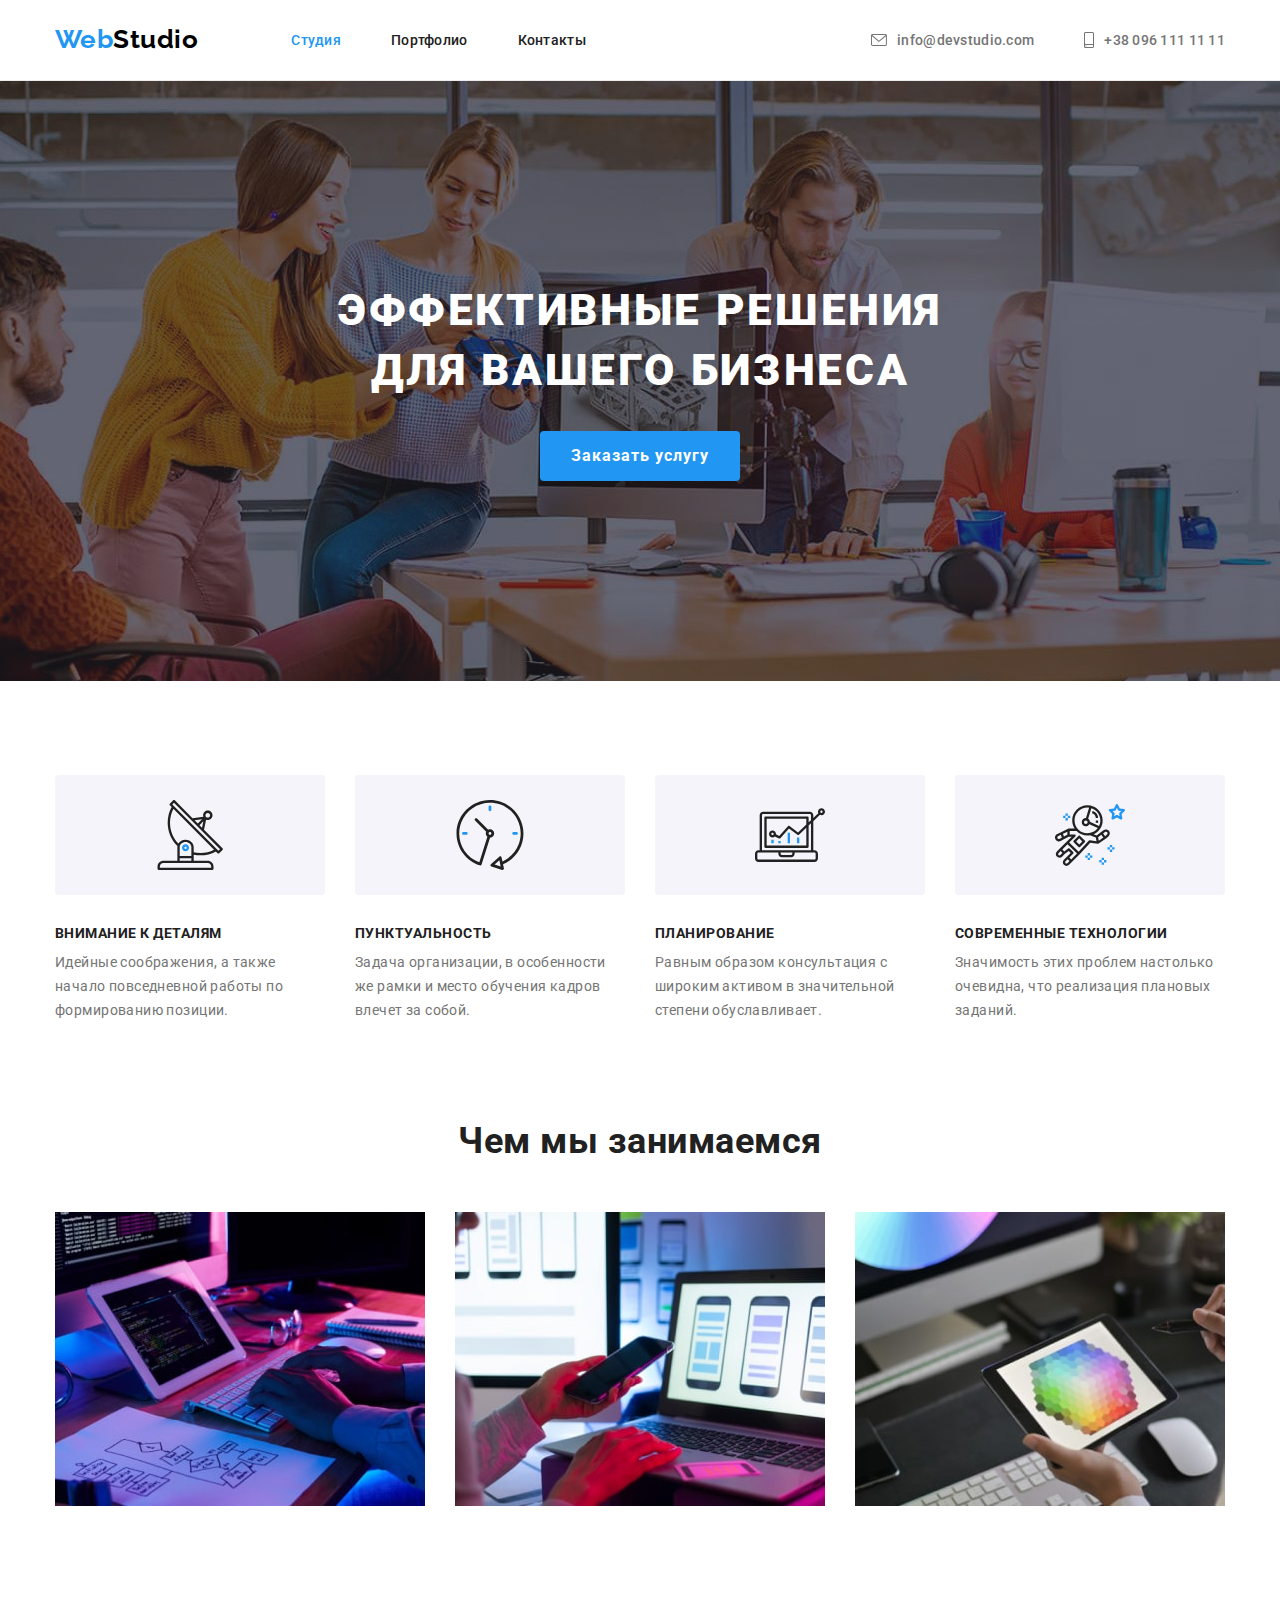
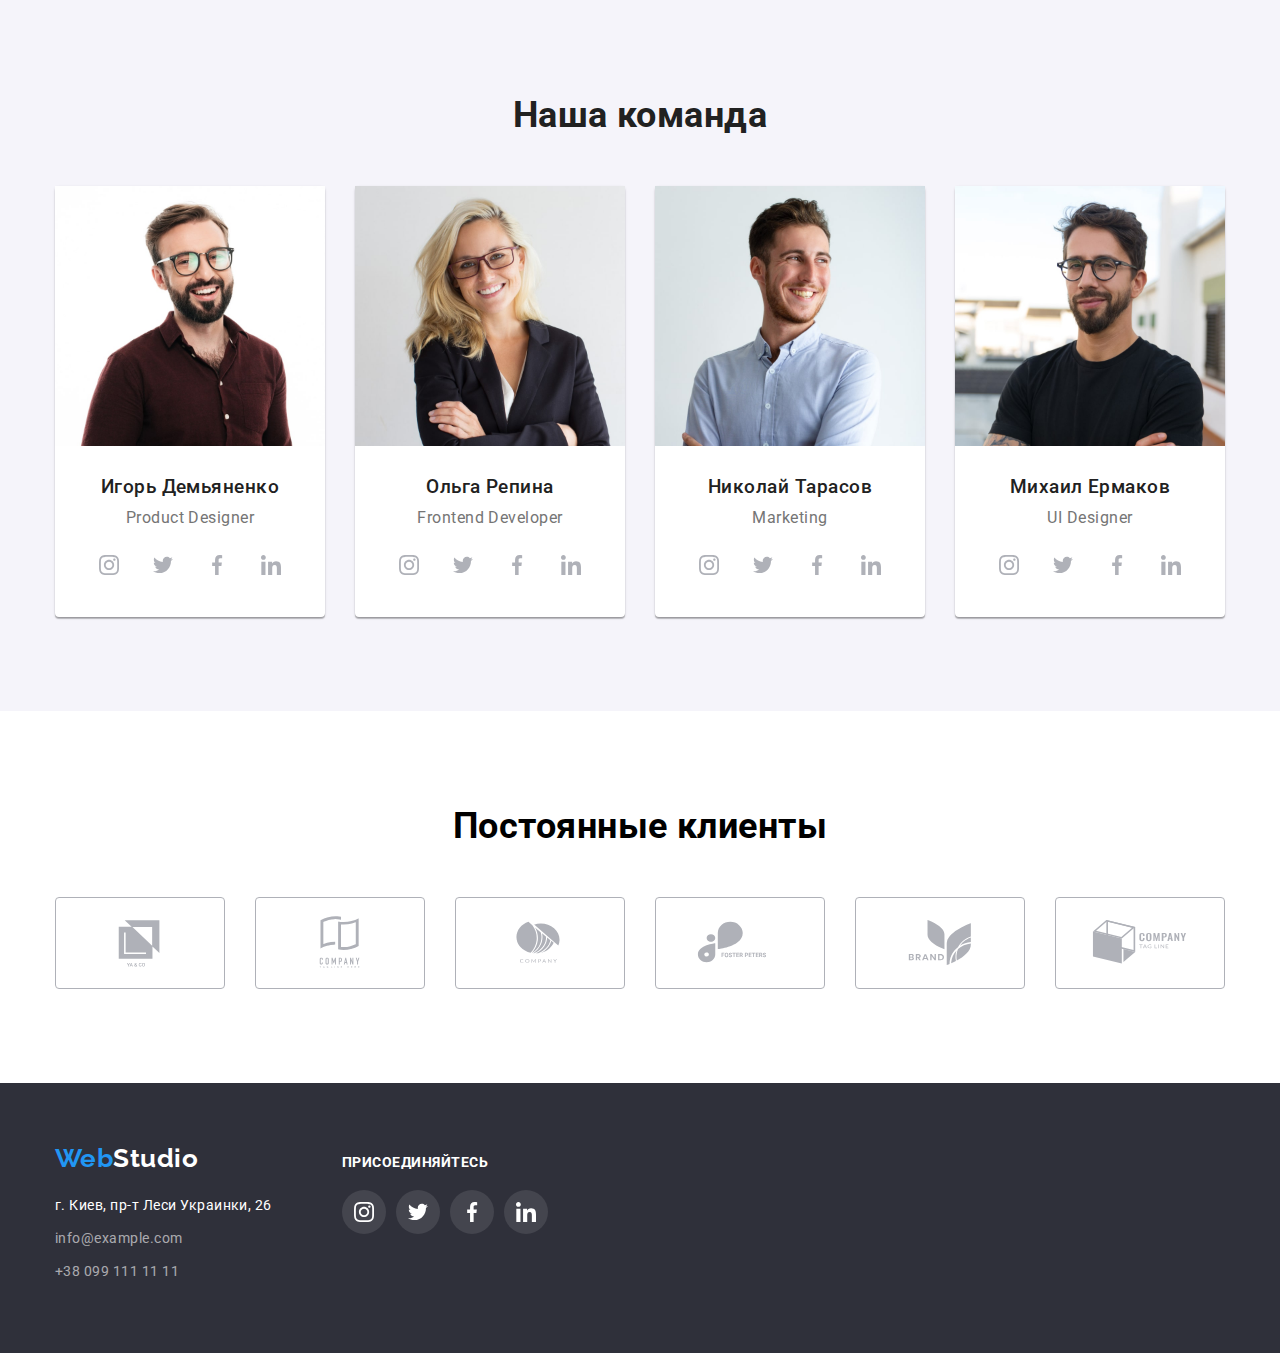
<file: index.html>
<!DOCTYPE html>
<html lang="ru">

<head>
    <meta charset="UTF-8">
    <meta http-equiv="X-UA-Compatible" content="IE=edge">
    <meta name="viewport" content="width=device-width, initial-scale=1.0">
    <title>WebStudio</title>
    <link rel="preconnect" href="https://fonts.googleapis.com">
    <link rel="preconnect" href="https://fonts.gstatic.com" crossorigin>
    <link href="https://fonts.googleapis.com/css2?family=Raleway:wght@700&family=Roboto:wght@400;500;700;900&display=swap"
        rel="stylesheet">
    <link rel="stylesheet" href="https://cdnjs.cloudflare.com/ajax/libs/modern-normalize/1.1.0/modern-normalize.min.css">
    <link rel="stylesheet" href="./css/style.css">
</head>

<body>
    <!--Шапка сайта-->
    <header class="header">
        <div class="container header-container">
            <nav class="nav">
                <a href="./index.html" class="header-logo link" lang="en">Web<span class="header-logo-span">Studio</span></a>

                <ul class="header-list list">
                    <li class="header-item">
                        <a class="header-link link carrent " href="./index.html">Студия</a>
                    </li>
                    <li class="header-item">
                        <a class="header-link link" href="./portfolio.html">Портфолио</a>
                    </li>
                    <li class="header-item">
                        <a class="header-link link" href="">Контакты</a>      
                    </li>
                </ul>
            </nav>
            <ul class="header-list list">
                <li class="header-contacts-item">
                    <a class="header-contacts-link link" href="mailto:info@devstudio.com">
                        <svg class="mail-icon">
                            <use href="./images/icons.svg#icon-envelope-hover"></use>
                        </svg>
                        info@devstudio.com</a>
                </li>
                <li class="header-contacts-item">
                    <a class="header-contacts-link link" href="tel:+380961111111">
                        <svg class="smartphone-icon">
                            <use href="./images/icons.svg#icon-smartphone"></use>
                        </svg>
                    +38 096 111 11 11</a>
                </li>
            </ul>
        </div>
    </header>

    <main>
        <!--Герой-->
        <section class="hero">
            <div class="container hero-container">
                <h1 class="hero-title">Эффективные решения для вашего бизнеса</h1>
                <button class="hero-btn btn" type="button">Заказать услугу</button>
            </div>
        </section>

        <!--Преимущества-->
        <section class="content">
          <div class="container content-container">
                <!-- <h2>Альтернативное название secnion, которое спрячется с помощью CSS</h2> -->
                
                <ul class="content-list list">
                    <li class="content-item">
                        <div class="content-item-svg">
                            <svg class="content-icon">
                                <use href="./images/icons.svg#icon-Group"></use>
                            </svg>
                        </div>
                        <h3 class="content-title">Внимание к деталям</h3>
                        <p class="content-text">Идейные соображения, а также начало повседневной работы по формированию позиции.</p>
                    </li>
                        
                    <li class="content-item">
                        <div class="content-item-svg">
                            <svg class="content-icon">
                                <use href="./images/icons.svg#icon-clock"></use>
                            </svg>
                        </div>
                        <h3 class="content-title">Пунктуальность</h3>
                        <p class="content-text">Задача организации, в особенности же рамки и место обучения кадров влечет за собой.</p>
                    </li>

                    <li class="content-item">
                        <div class="content-item-svg">
                            <svg class="content-icon">
                                <use href="./images/icons.svg#icon-diagram"></use>
                            </svg>
                        </div>
                        <h3 class="content-title">Планирование</h3>
                        <p class="content-text">Равным образом консультация с широким активом в значительной степени обуславливает.</p>
                    </li>

                    <li class="content-item">
                        <div class="content-item-svg">
                            <svg class="content-icon">
                                <use href="./images/icons.svg#icon-astronaut"></use>
                            </svg>
                        </div>
                        <h3 class="content-title">Современные технологии</h3>
                        <p class="content-text">Значимость этих проблем настолько очевидна, что реализация плановых заданий.</p>
                    </li>
                </ul>
            </div>
        </section>

        <!--Чем занимаемся-->
        <section class="job">
            <div class="container job-container">
                <h2 class="job-title">Чем мы занимаемся</h2>
                <ul class="job-list list">
                    <li class="job-item">
                        <img src="./images/box1.jpg" alt="набор кода за компьтером" width="370"></li>
                    <li class="job-item">
                        <img src="./images/box2.jpg" alt="работа за ноутбуком" width="370"></li>
                    <li class="job-item">
                        <img src="./images/box3.jpg" alt="работа с цветовой палитрой на планшете" width="370"></li>
                </ul>
            </div>
        </section>
        
        <!--Команда  -->
        <section class="team">
            <div class="container team-container">
                <h2 class="team-title">Наша команда</h2>
                <ul class="team-list list">
                    <li class="team-item">
                            <img src="./images/img.jpg" alt="Игорь Демьяненко" width="270">
                        <div class="card-content-team">
                            <h3 class="team-subtitle">Игорь Демьяненко</h3>
                            <p class="team-text" lang="en">Product Designer</p>
                            
                            <ul class="team-list-item social-list list">
                                <li class="social-item">
                                    <a href="" class="social-link link">
                                        <svg class="social-icon">
                                            <use href="./images/icons.svg#icon-instagram"></use>
                                        </svg>
                                    </a>  
                                </li>

                                <li class="social-item">
                                    <a href="" class="social-link link">
                                        <svg class="social-icon">
                                            <use href="./images/icons.svg#icon-twitter"></use>
                                        </svg>
                                    </a>
                                </li>

                                <li class="social-item">
                                    <a href="" class="social-link link">
                                        <svg class="social-icon">
                                            <use href="./images/icons.svg#icon-facebook"></use>
                                        </svg>
                                    </a>
                                </li>

                                <li class="social-item">
                                    <a href="" class="social-link link">
                                        <svg class="social-icon">
                                            <use href="./images/icons.svg#icon-linkedin"></use>
                                        </svg>
                                    </a>
                                </li>
                            </ul>

                        </div>
                    </li>

                    <li class="team-item">
                            <img src="./images/img(1).jpg" alt="Ольга Репина" width="270">
                        <div class="card-content-team">
                            <h3 class="team-subtitle">Ольга Репина</h3>
                            <p class="team-text" lang="en">Frontend Developer</p>

                            <ul class="team-list-item social-list list">
                                <li class="social-item">
                                    <a href="" class="social-link link">
                                        <svg class="social-icon">
                                            <use href="./images/icons.svg#icon-instagram"></use>
                                        </svg>
                                    </a>
                                </li>
                            
                                <li class="social-item">
                                    <a href="" class="social-link link">
                                        <svg class="social-icon">
                                            <use href="./images/icons.svg#icon-twitter"></use>
                                        </svg>
                                    </a>
                                </li>
                            
                                <li class="social-item">
                                    <a href="" class="social-link link">
                                        <svg class="social-icon">
                                            <use href="./images/icons.svg#icon-facebook"></use>
                                        </svg>
                                    </a>
                                </li>
                            
                                <li class="social-item">
                                    <a href="" class="social-link link">
                                        <svg class="social-icon">
                                            <use href="./images/icons.svg#icon-linkedin"></use>
                                        </svg>
                                    </a>
                                </li>
                            </ul>
                        </div>
                    </li>
                    
                    <li class="team-item">
                            <img src="./images/img(2).jpg" alt="Николай Тарасов" width="270">
                        <div class="card-content-team">
                            <h3 class="team-subtitle">Николай Тарасов</h3>
                            <p class="team-text" lang="en">Marketing</p>

                            <ul class="team-list-item social-list list">
                                <li class="social-item">
                                    <a href="" class="social-link link">
                                        <svg class="social-icon">
                                            <use href="./images/icons.svg#icon-instagram"></use>
                                        </svg>
                                    </a>
                                </li>
                            
                                <li class="social-item">
                                    <a href="" class="social-link link">
                                        <svg class="social-icon">
                                            <use href="./images/icons.svg#icon-twitter"></use>
                                        </svg>
                                    </a>
                                </li>
                            
                                <li class="social-item">
                                    <a href="" class="social-link link">
                                        <svg class="social-icon">
                                            <use href="./images/icons.svg#icon-facebook"></use>
                                        </svg>
                                    </a>
                                </li>
                            
                                <li class="social-item">
                                    <a href="" class="social-link link">
                                        <svg class="social-icon">
                                            <use href="./images/icons.svg#icon-linkedin"></use>
                                        </svg>
                                    </a>
                                </li>
                            </ul>
                        </div>
                    </li>

                    <li class="team-item">
                            <img src="./images/img(3).jpg" alt="Михаил Ермаков" width="270">
                        <div class="card-content-team">
                            <h3 class="team-subtitle">Михаил Ермаков</h3>
                            <p class="team-text" lang="en">UI Designer</p>

                            <ul class="team-list-item social-list list">
                                <li class="social-item">
                                    <a href="" class="social-link link">
                                        <svg class="social-icon">
                                            <use href="./images/icons.svg#icon-instagram"></use>
                                        </svg>
                                    </a>
                                </li>
                            
                                <li class="social-item">
                                    <a href="" class="social-link link">
                                        <svg class="social-icon">
                                            <use href="./images/icons.svg#icon-twitter"></use>
                                        </svg>
                                    </a>
                                </li>
                            
                                <li class="social-item">
                                    <a href="" class="social-link link">
                                        <svg class="social-icon">
                                            <use href="./images/icons.svg#icon-facebook"></use>
                                        </svg>
                                    </a>
                                </li>
                            
                                <li class="social-item">
                                    <a href="" class="social-link link">
                                        <svg class="social-icon">
                                            <use href="./images/icons.svg#icon-linkedin"></use>
                                        </svg>
                                    </a>
                                </li>
                            </ul>
                        </div>
                    </li>
                </ul>
            </div>
        </section>

        <!--Постоянные клиенты  -->

        <section class="clients">
            <div class="container clients-container">
               <h2 class="clients-title">Постоянные клиенты</h2> 
                <ul class="clients-list list">
                        <li class="clients-item">
                            <a href="" class="clients-link link"> 
                                <svg class="clients-icon">
                                    <use href="./images/icons.svg#icon-Logo"></use>
                                </svg>
                            </a>
                        </li>
                        <li class="clients-item">
                            <a href="" class="clients-link link"> 
                                <svg class="clients-icon">
                                    <use href="./images/icons.svg#icon-Logo-1"></use>
                                </svg>
                            </a>
                        </li>
                        <li class="clients-item">
                            <a href="" class="clients-link link"> 
                                <svg class="clients-icon">
                                    <use href="./images/icons.svg#icon-Logo-2"></use>
                                </svg>
                            </a>
                        </li>
                        <li class="clients-item">
                            <a href="" class="clients-link link"> 
                                <svg class="clients-icon">
                                    <use href="./images/icons.svg#icon-Logo-3"></use>
                                </svg>
                            </a>
                        </li>
                        <li class="clients-item">
                            <a href="" class="clients-link link"> 
                                <svg class="clients-icon">
                                    <use href="./images/icons.svg#icon-Logo-5"></use>
                                </svg>
                            </a>
                        </li>
                        <li class="clients-item">
                            <a href="" class="clients-link link"> 
                                <svg class="clients-icon">
                                    <use href="./images/icons.svg#icon-Logo-6"></use>
                                </svg>
                            </a>
                        </li>
                </ul>
            </div>

        </section>
    </main>

    <!--Футер-->
    <footer class="footer">

    <div class="container footer-container">
        <div class="footer-left">
            <a href="./index.html" class="footer-logo link" lang="en">Web<span class="footer-logo-span">Studio</span></a>
            <address class="address">
                <p class="footer-text">г. Киев, пр-т Леси Украинки, 26</p>
                <ul class="footer-list list">
                    <li class="footer-item">
                        <a class="footer-link link" href="mailto:info@example.com">info@example.com</a>
                    </li>
                    <li class="footer-item">
                        <a class="footer-link link" href="tel:+380991111111">+38 099 111 11 11</a>
                    </li>
                </ul>
            </address>
        </div>     
    
        <div class="footer-right">
            <p class="join">присоединяйтесь</p>
            <ul class="footer-list-item list">
                <li class="footer-social-item">
                    <a href="" class="footer-social-link link">
                        <svg class="footer-social-icon">
                            <use href="./images/icons.svg#icon-instagram"></use>
                        </svg>
                    </a>
                </li>
        
                <li class="footer-social-item">
                    <a href="" class="footer-social-link link">
                        <svg class="footer-social-icon">
                            <use href="./images/icons.svg#icon-twitter"></use>
                        </svg>
                    </a>
                </li>
        
                <li class="footer-social-item">
                    <a href="" class="footer-social-link link">
                        <svg class="footer-social-icon">
                            <use href="./images/icons.svg#icon-facebook"></use>
                        </svg>
                    </a>
                </li>
        
                <li class="footer-social-item">
                    <a href="" class="footer-social-link link">
                        <svg class="footer-social-icon">
                            <use href="./images/icons.svg#icon-linkedin"></use>
                        </svg>
                    </a>
                </li>
            </ul>
        </div>
    </div>
    </footer>
</body>

</html>
</file>
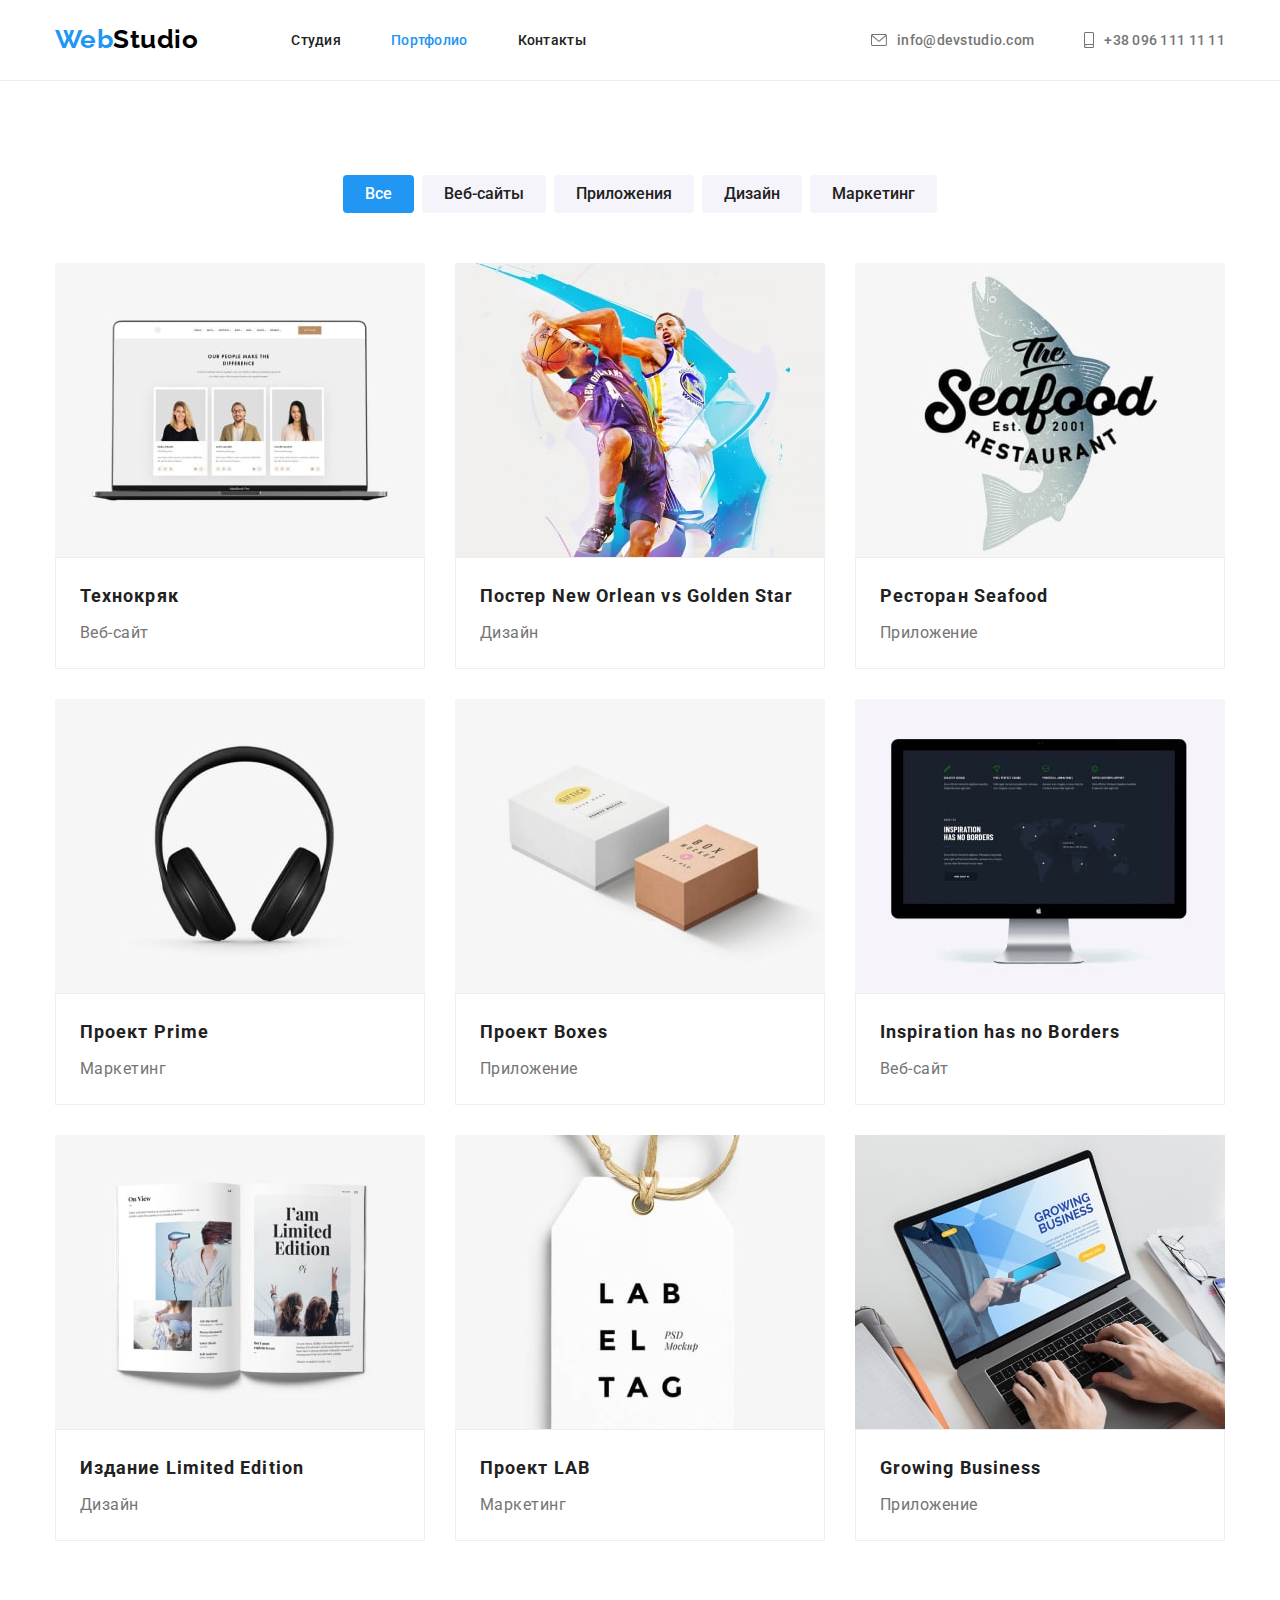
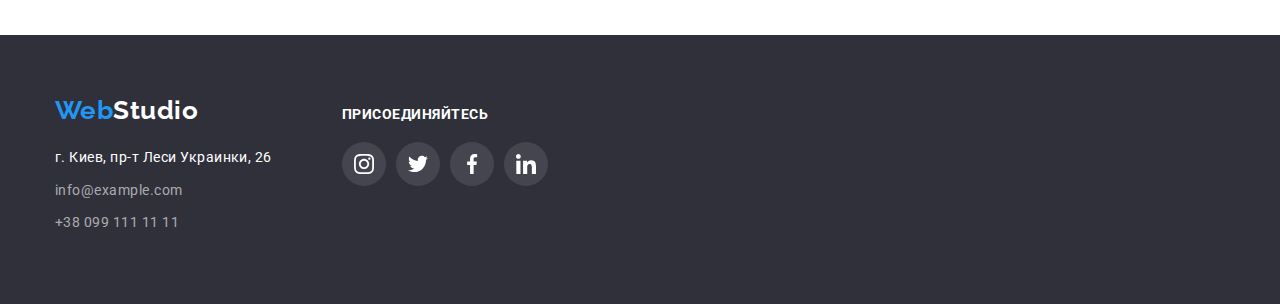
<file: portfolio.html>
<!DOCTYPE html>
<html lang="ru">
<head>
    <meta charset="UTF-8">
    <meta http-equiv="X-UA-Compatible" content="IE=edge">
    <meta name="viewport" content="width=device-width, initial-scale=1.0">
    <title>WebStudio</title>
    <link rel="preconnect" href="https://fonts.googleapis.com">
    <link rel="preconnect" href="https://fonts.gstatic.com" crossorigin>
    <link href="https://fonts.googleapis.com/css2?family=Raleway:wght@700&family=Roboto:wght@400;500;700;900&display=swap"
        rel="stylesheet">
        <link rel="stylesheet" href="https://cdnjs.cloudflare.com/ajax/libs/modern-normalize/1.1.0/modern-normalize.min.css">
    <link rel="stylesheet" href="./css/style.css">
</head>
<body>
    <!--Шапка сайта-->
    <header class="header">
        <div class="container header-container">
            <nav class="nav">
                <a href="./index.html" class="header-logo link" lang="en">Web<span
                        class="header-logo-span">Studio</span></a>
    
                <ul class="header-list list">
                    <li class="header-item">
                        <a class="header-link link" href="./index.html">Студия</a>
                    </li>
                    <li class="header-item">
                        <a class="header-link link carrent" href="./portfolio.html">Портфолио</a>
                    </li>
                    <li class="header-item">
                        <a class="header-link link" href="">Контакты</a>
                    </li>
                </ul>
            </nav>
            <ul class="header-list list">
                <li class="header-contacts-item">
                    <a class="header-contacts-link link" href="mailto:info@devstudio.com">
                        <svg class="mail-icon">
                            <use href="./images/icons.svg#icon-envelope-hover"></use>
                        </svg>
                        info@devstudio.com</a>
                </li>
                <li class="header-contacts-item">
                    <a class="header-contacts-link link" href="tel:+380961111111">
                        <svg class="smartphone-icon">
                            <use href="./images/icons.svg#icon-smartphone"></use>
                        </svg>
                        +38 096 111 11 11</a>
                </li>
            </ul>
        </div>
    </header>
    
    <main>
        <!--Портфолио с карточками-->
        <section class="card">
            <div class="container card-container">
                <!-- <h1 class="card-title">Портфолио (альтернативное название)</h1> -->
                <ul class="card-list list">
                    <li class="card-item">
                        <button class="card-btn btn active" type="button">Все</button>
                    </li>
                    <li class="card-item">
                        <button class="card-btn btn" type="button">Веб-сайты</button>
                    </li>
                    <li class="card-item">
                        <button class="card-btn btn" type="button">Приложения</button>
                    </li>
                    <li class="card-item">
                        <button class="card-btn btn" type="button">Дизайн</button>
                    </li>
                    <li class="card-item">
                        <button class="card-btn btn" type="button">Маркетинг</button>
                    </li>
                </ul>
           
            <ul class="card-items list">
                <li class="card-items-item">   
                    <a class="card-link link" href="">
                            <img src="./images/card-1.jpg" alt="открыт ноутбук" width="370">
                        <div class="card-content-portfolio">
                            <h2 class="card-subtitle">Технокряк</h2>
                            <p class="card-text">Веб-сайт</p>
                        </div>
                    </a>                                                         
                </li>

                <li class="card-items-item">
                    <a class="card-link link" href="">
                            <img src="./images/card-2.jpg" alt="два баскетболиста с мячом" width="370">
                        <div class="card-content-portfolio">
                            <h2 class="card-subtitle">Постер <span lang="en">New Orlean vs Golden Star</span></h2>
                            <p class="card-text">Дизайн</p>
                        </div>             
                    </a>                                               
                </li>

                <li class="card-items-item">
                    <a class="card-link link" href="">
                            <img src="./images/card-3.jpg" alt="логотип ресторана" width="370">
                        <div class="card-content-portfolio">
                            <h2 class="card-subtitle">Ресторан <span lang="en"></span> Seafood</h2>
                            <p class="card-text">Приложение</p>
                        </div>             
                    </a>           
                </li>

                <li class="card-items-item">
                    <a class="card-link link" href="">
                            <img src="./images/card-4.jpg" alt="наушники" width="370">
                        <div class="card-content-portfolio">
                            <h2 class="card-subtitle">Проект <span lang="en"></span> Prime</h2>
                            <p class="card-text">Маркетинг</p>
                        </div>             
                    </a>        
                </li>

                <li class="card-items-item">
                    <a class="card-link link" href="">
                            <img src="./images/card-5.jpg" alt="коробки" width="370">
                        <div class="card-content-portfolio">
                            <h2 class="card-subtitle">Проект <span lang="en"></span> Boxes</h2>
                            <p class="card-text">Приложение</p>
                        </div>             
                    </a>         
                </li>

                <li class="card-items-item">
                    <a class="card-link link" href="">
                            <img src="./images/card-6.jpg" alt="монитор" width="370">
                        <div class="card-content-portfolio">
                            <h2 class="card-subtitle" lang="en">Inspiration has no Borders</h2>
                            <p class="card-text">Веб-сайт</p>
                        </div>  
                    </a>
                </li>

                <li class="card-items-item">
                    <a class="card-link link" href="">
                            <img src="./images/card-7.jpg" alt="книга" width="370">
                        <div class="card-content-portfolio">
                            <h2 class="card-subtitle">Издание <span lang="en">Limited Edition</span></h2>
                            <p class="card-text">Дизайн</p>
                        </div>
                    </a>
                </li>

                <li class="card-items-item">
                    <a class="card-link link" href="">
                            <img src="./images/card-8.jpg" alt="ярлык" width="370">
                        <div class="card-content-portfolio">
                            <h2 class="card-subtitle">Проект <span lang="en">LAB</span></h2>
                            <p class="card-text">Маркетинг</p>
                        </div>
                    </a>
                </li>

                <li class="card-items-item">
                    <a class="card-link link" href="">
                            <img src="./images/card-9.jpg" alt="робота за ноутбуком" width="370">
                        <div class="card-content-portfolio">
                            <h2 class="card-subtitle" lang="en">Growing Business</h2>
                            <p class="card-text">Приложение</p>
                        </div>
                    </a>
                </li>
            </ul>
        </div>
        </section>
        
    </main>
    
    <!--Футер-->
<footer class="footer">

    <div class="container footer-container">
        <div class="footer-left">
            <a href="./index.html" class="footer-logo link" lang="en">Web<span
                    class="footer-logo-span">Studio</span></a>
            <address class="address">
                <p class="footer-text">г. Киев, пр-т Леси Украинки, 26</p>
                <ul class="footer-list list">
                    <li class="footer-item">
                        <a class="footer-link link" href="mailto:info@example.com">info@example.com</a>
                    </li>
                    <li class="footer-item">
                        <a class="footer-link link" href="tel:+380991111111">+38 099 111 11 11</a>
                    </li>
                </ul>
            </address>
        </div>

        <div class="footer-right">
            <p class="join">присоединяйтесь</p>
            <ul class="footer-list-item list">
                <li class="footer-social-item">
                    <a href="" class="footer-social-link link">
                        <svg class="footer-social-icon">
                            <use href="./images/icons.svg#icon-instagram"></use>
                        </svg>
                    </a>
                </li>

                <li class="footer-social-item">
                    <a href="" class="footer-social-link link">
                        <svg class="footer-social-icon">
                            <use href="./images/icons.svg#icon-twitter"></use>
                        </svg>
                    </a>
                </li>

                <li class="footer-social-item">
                    <a href="" class="footer-social-link link">
                        <svg class="footer-social-icon">
                            <use href="./images/icons.svg#icon-facebook"></use>
                        </svg>
                    </a>
                </li>

                <li class="footer-social-item">
                    <a href="" class="footer-social-link link">
                        <svg class="footer-social-icon">
                            <use href="./images/icons.svg#icon-linkedin"></use>
                        </svg>
                    </a>
                </li>
            </ul>
        </div>
    </div>
</footer>
</body>

</html>
</file>
<file: css/style.css>
:root {
  --primary-title-color: #ffffff;
  --secondary-title-color: #212121;
  --primary-text-color: #000000;
  --secondary-text-color: #757575;
  --third-text-color: #2196f3;

  --primary-background: #2f303a;
  --secondary-background: #f5f4fa;
  --third-background: #2196f3;
  --main-background: #ffffff;
  --svg-bgn: #afb1b8;

  --card-shadow: 0px 1px 3px rgb(0 0 0 / 12%), 0px 1px 1px rgb(0 0 0 / 14%),
    0px 2px 1px rgb(0 0 0 / 20%);
  --card-portfolio-shadow: 0px 4px 4px rgb(0 0 0 / 25%);
}

p,
h1,
h2,
h3,
h4,
h5,
h6 {
  margin: 0;
}

ul {
  margin: 0;
  padding-left: 0;
}

img {
  display: block;
  max-width: 100%;
  height: auto;
}

body {
  font-family: "Roboto", sans-serif;
  background: var(--main-background);
  letter-spacing: 0.03em;
}

.container {
  width: 1200px;
  margin-left: auto;
  margin-right: auto;
  padding-left: 15px;
  padding-right: 15px;
  /* outline: 2px solid tomato; */
}

.list {
  list-style: none;
}

.link {
  display: flex;
  text-decoration: none;
}

.btn {
  border: none;
}

.header-link.link.carrent {
  color: var(--third-text-color);
}

.header-link:hover,
.header-link:focus,
.header-link:active,
.header-contacts-link:hover,
.header-contacts-link:focus,
.header-contacts-link:active,
.footer-link:hover,
.footer-link:focus,
.footer-link:active {
  color: var(--third-text-color);
}

.card-btn:hover,
.card-btn:focus,
.card-btn:active {
  background: var(--third-background);
  color: var(--primary-title-color);
  box-shadow: var(--card-portfolio-shadow);
}

/* Шапка сайта*/
.header {
  border-bottom: 1px solid #ececec;
}

.header-container {
  display: flex;
  align-items: center;
}
.nav {
  display: flex;
  align-items: center;
}

.header-logo {
  margin-right: 93px;
  padding-top: 24px;
  padding-bottom: 25px;
}

.header-list {
  display: flex;
  align-items: center;
  margin-left: auto;
}

.header-item:not(:last-child) {
  margin-right: 50px;
}

.header-contacts-item:not(:last-child) {
  margin-right: 50px;
}

.header-link {
  padding-top: 32px;
  padding-bottom: 32px;

  font-weight: 500;
  font-size: 14px;
  line-height: calc(16 / 14);
  letter-spacing: 0.02em;
  color: var(--secondary-title-color);
}

.header-contacts-link {
  display: flex;
  padding-top: 32px;
  padding-bottom: 32px;
  align-items: center;

  font-weight: 500;
  font-size: 14px;
  line-height: calc(16 / 14);
  letter-spacing: 0.02em;
  color: var(--secondary-text-color);
}

.mail-icon {
  width: 16px;
  height: 12px;
  margin-right: 10px;
  fill: currentColor;
}

.smartphone-icon {
  width: 10px;
  height: 16px;
  margin-right: 10px;
  fill: currentColor;
}

.header-logo {
  font-family: "Raleway", sans-serif;
  font-weight: 700;
  font-size: 26px;
  line-height: calc(31 / 26);

  color: var(--third-text-color);
}

.header-logo-span {
  font-family: "Raleway", sans-serif;
  font-weight: 700;
  font-size: 26px;
  line-height: calc(31 / 26);

  color: var(--primary-text-color);
}

/* Герой */
.hero {
  margin: auto;
  display: flex;

  height: 600px;
  max-width: 1600px;
  align-items: center;
  background-image: linear-gradient(
      to right,
      rgba(47, 48, 58, 0.4),
      rgba(47, 48, 58, 0.4)
    ),
    url(../images/hero-bgn.jpg);
  background-repeat: no-repeat;
  background-position: center;

  /* background: var(--primary-background); */
}

.hero-container {
  text-align: center;
}

.hero-btn {
  width: 200px;
  height: 50px;
  border-radius: 4px;
  padding: 10px 31px;
  margin-top: 30px;

  font-family: inherit;
  font-weight: 700;
  font-size: 16px;
  line-height: 1.87;
  letter-spacing: 0.06em;

  cursor: pointer;
  background: var(--third-background);
  color: var(--primary-title-color);
}

.hero-title {
  max-width: 696px;
  height: 120px;
  margin: 0 auto;

  font-weight: 900;
  font-size: 44px;
  line-height: 1.36;

  letter-spacing: 0.06em;
  text-transform: uppercase;
  color: var(--primary-title-color);
}

/*Преимущества */

.content {
  padding-top: 94px;
  padding-bottom: 94px;
}

.content-container {
  width: 1200px;
  margin: 0 auto;
}

.content-item-svg {
  display: flex;
  width: 270px;
  height: 120px;
  margin-bottom: 30px;
  border-radius: 4px;
  justify-content: center;
  align-items: center;

  background-color: var(--secondary-background);
}

.content-icon {
  width: 70px;
  height: 70px;
}

.content-item:not(:last-child) {
  margin-right: 30px;
}

.content-list {
  display: flex;
}

.content-text {
  width: 270px;
  height: 75px;

  font-size: 14px;
  line-height: 1.71;
  letter-spacing: 0.03em;

  color: var(--secondary-text-color);
}

.content-title {
  width: 270px;
  height: 16px;
  margin-bottom: 10px;

  font-weight: 700;
  font-size: 14px;
  line-height: calc(16 / 14);
  text-transform: uppercase;

  color: var(--secondary-title-color);
}

/*Чем занимаемся */

.job {
  padding-bottom: 94px;
}

.job-title {
  width: 376px;
  height: 42px;
  margin: 0 auto;
  font-weight: 700;
  font-size: 36px;
  line-height: calc(42 / 36);
  text-align: center;
  color: var(--secondary-title-color);
}

.job-list {
  display: flex;
  margin-top: 50px;
}

.job-item:not(:last-child) {
  margin-right: 30px;
}

/*Команда */

.team {
  padding-top: 94px;
  padding-bottom: 94px;
  background: var(--secondary-background);
}

.team-title {
  width: 264px;
  height: 42px;
  margin: 0 auto;
  margin-bottom: 50px;

  font-weight: 700;
  font-size: 36px;
  line-height: calc(42 / 36);
  text-align: center;

  color: var(--secondary-title-color);
  /* outline: 1px solid blue; */
}
.team-list {
  display: flex;
  flex-wrap: wrap;
  margin-right: -30px;

  /* outline: 1px solid lightcoral; */
}

.social-list {
  display: flex;
  justify-content: center;
  /* outline: 1px solid teal; */
}

.social-item {
  width: 44px;
  height: 44px;
}

.social-item + .social-item {
  margin-left: 10px;
}

.social-link {
  display: flex;
  width: 100%;
  height: 100%;
  border-radius: 50%;
  align-items: center;
  justify-content: center;

  /* outline: 1px solid red; */
}

.social-icon {
  width: 20px;
  height: 20px;
  fill: var(--svg-bgn);
}

.social-link:hover,
.social-link:focus {
  background-color: var(--third-background);
}

.social-link:hover .social-icon,
.social-link:focus .social-icon {
  fill: var(--main-background);
}

.team-item {
  flex-basis: calc(100% / 4 - 30px);
  border-radius: 4px;
  box-shadow: var(--card-shadow);

  margin-right: 30px;
  background-color: var(--main-background);
  /* outline: 1px solid yellowgreen; */
}

.card-content-team {
  padding-top: 30px;
  padding-bottom: 30px;
}

.team-subtitle {
  margin-bottom: 10px;
  font-weight: 500;
  line-height: calc(19 / 16);
  text-align: center;
  background-color: var(--main-background);
  color: var(--secondary-title-color);
}

.team-text {
  margin-bottom: 16px;
  line-height: calc(19 / 16);
  text-align: center;

  color: var(--secondary-text-color);
}

/* Постоянные клиенты */

.clients {
  padding: 94px 0px;
}

.clients-title {
  width: 390px;
  height: 42px;
  margin: 0 auto;
  margin-bottom: 50px;

  font-weight: 700;
  font-size: 36px;
  line-height: calc(42 / 36);
  text-align: center;
  /* outline: 1px solid yellowgreen; */
}

.clients-list {
  display: flex;

  /* outline: 1px solid red; */
}

.clients-item:not(:last-child) {
  margin-right: 30px;
}

.clients-item {
  width: 170px;
  height: 92px;

  /* outline: 1px solid green; */
}
.clients-link {
  display: flex;
  color: var(--svg-bgn);
  border: 1px solid;
  border-radius: 4px;
  width: 100%;
  height: 100%;

  align-items: center;
  justify-content: center;
}
.clients-icon {
  width: 106px;
  height: 60px;
  fill: var(--svg-bgn);
  fill: currentColor;
}

.clients-link:hover,
.clients-link:focus {
  color: var(--third-text-color);
  border: 1px solid;
}

/* Портфолио */

.card {
  padding-top: 94px;
  padding-bottom: 94px;
}

.card-content-portfolio {
  border: 1px solid #eeeeee;
}

.card-list {
  display: flex;
  justify-content: center;
  margin-bottom: 50px;
}

.card-item:not(:last-child) {
  margin-right: 8px;
}

.card-items {
  display: flex;
  flex-wrap: wrap;
  margin-top: -30px;
  margin-left: -30px;
}

.card-items-item {
  flex-basis: calc(100% / 3 - 30px);
  margin-top: 30px;
  margin-left: 30px;

  /* outline: 1px solid greenyellow; */
}

.card-link {
  display: block;
}

.card-link:hover,
.card-link:focus {
  box-shadow: var(--card-portfolio-shadow);
}

.card-btn.btn.active {
  padding: 6px 22px;

  font-family: inherit;
  font-weight: 500;
  font-size: 16px;
  line-height: 1.62;

  cursor: pointer;
  background: var(--third-text-color);
  color: var(--primary-title-color);
}

.card-btn {
  padding: 6px 22px;
  border-radius: 4px;

  font-family: inherit;
  font-weight: 500;
  font-size: 16px;
  line-height: 1.62;

  cursor: pointer;
  background: var(--secondary-background);
  color: var(--secondary-title-color);
}

.card-text {
  margin-top: 4px;

  font-size: 16px;
  line-height: 1.87;

  color: var(--secondary-text-color);
}

.card-content-portfolio {
  max-width: 370px;
  padding: 20px 24px;
}

.card-subtitle {
  font-weight: 700;
  font-size: 18px;
  line-height: 2;
  letter-spacing: 0.06em;

  color: var(--secondary-title-color);
}

/*Футер */

.footer {
  padding-top: 60px;
  padding-bottom: 60px;

  background: var(--primary-background);
}

.footer-container {
  display: flex;
  align-items: baseline;
}

.footer-left {
  margin-right: 70px;
}

.footer-link {
  font-size: 14px;
  line-height: 1.71;

  color: rgba(255, 255, 255, 0.6);
}

.footer-text {
  margin-bottom: 9px;

  font-size: 14px;
  line-height: 1.71;

  color: var(--primary-title-color);
}

.footer-item {
  margin-bottom: 9px;
}

.footer-logo {
  margin-bottom: 20px;
  font-family: "Raleway", sans-serif;
  font-weight: 700;
  font-size: 26px;
  line-height: calc(31 / 26);

  color: var(--third-text-color);
}

.footer-logo-span {
  font-family: "Raleway", sans-serif;
  font-weight: 700;
  font-size: 26px;
  line-height: calc(31 / 26);

  color: var(--primary-title-color);
}

.address {
  font-style: normal;
}

.footer-right {
  align-items: center;
}

.join {
  margin-bottom: 20px;
  width: 145px;
  height: 16px;

  font-weight: 700;
  font-size: 14px;
  line-height: calc(16 / 14);
  text-transform: uppercase;

  color: var(--primary-title-color);

  /* outline: 1px solid red; */
}

.social-icon {
  width: 20px;
  height: 20px;
  fill: var(--svg-bgn);
}

.social-link:hover,
.social-link:focus {
  background-color: var(--third-background);
}

.social-link:hover .social-icon,
.social-link:focus .social-icon {
  fill: var(--main-background);
}

.footer-list-item {
  display: flex;
  justify-content: center;
}

.footer-social-item {
  width: 44px;
  height: 44px;
}

.footer-social-item + .footer-social-item {
  margin-left: 10px;
}

.footer-social-link {
  display: flex;
  width: 100%;
  height: 100%;
  border-radius: 50%;
  align-items: center;
  justify-content: center;
  background-color: rgba(255, 255, 255, 0.1);
}

.footer-social-icon {
  width: 20px;
  height: 20px;
  fill: var(--main-background);
}

.footer-social-link:hover,
.footer-social-link:focus {
  background-color: var(--third-background);
}
</file>
